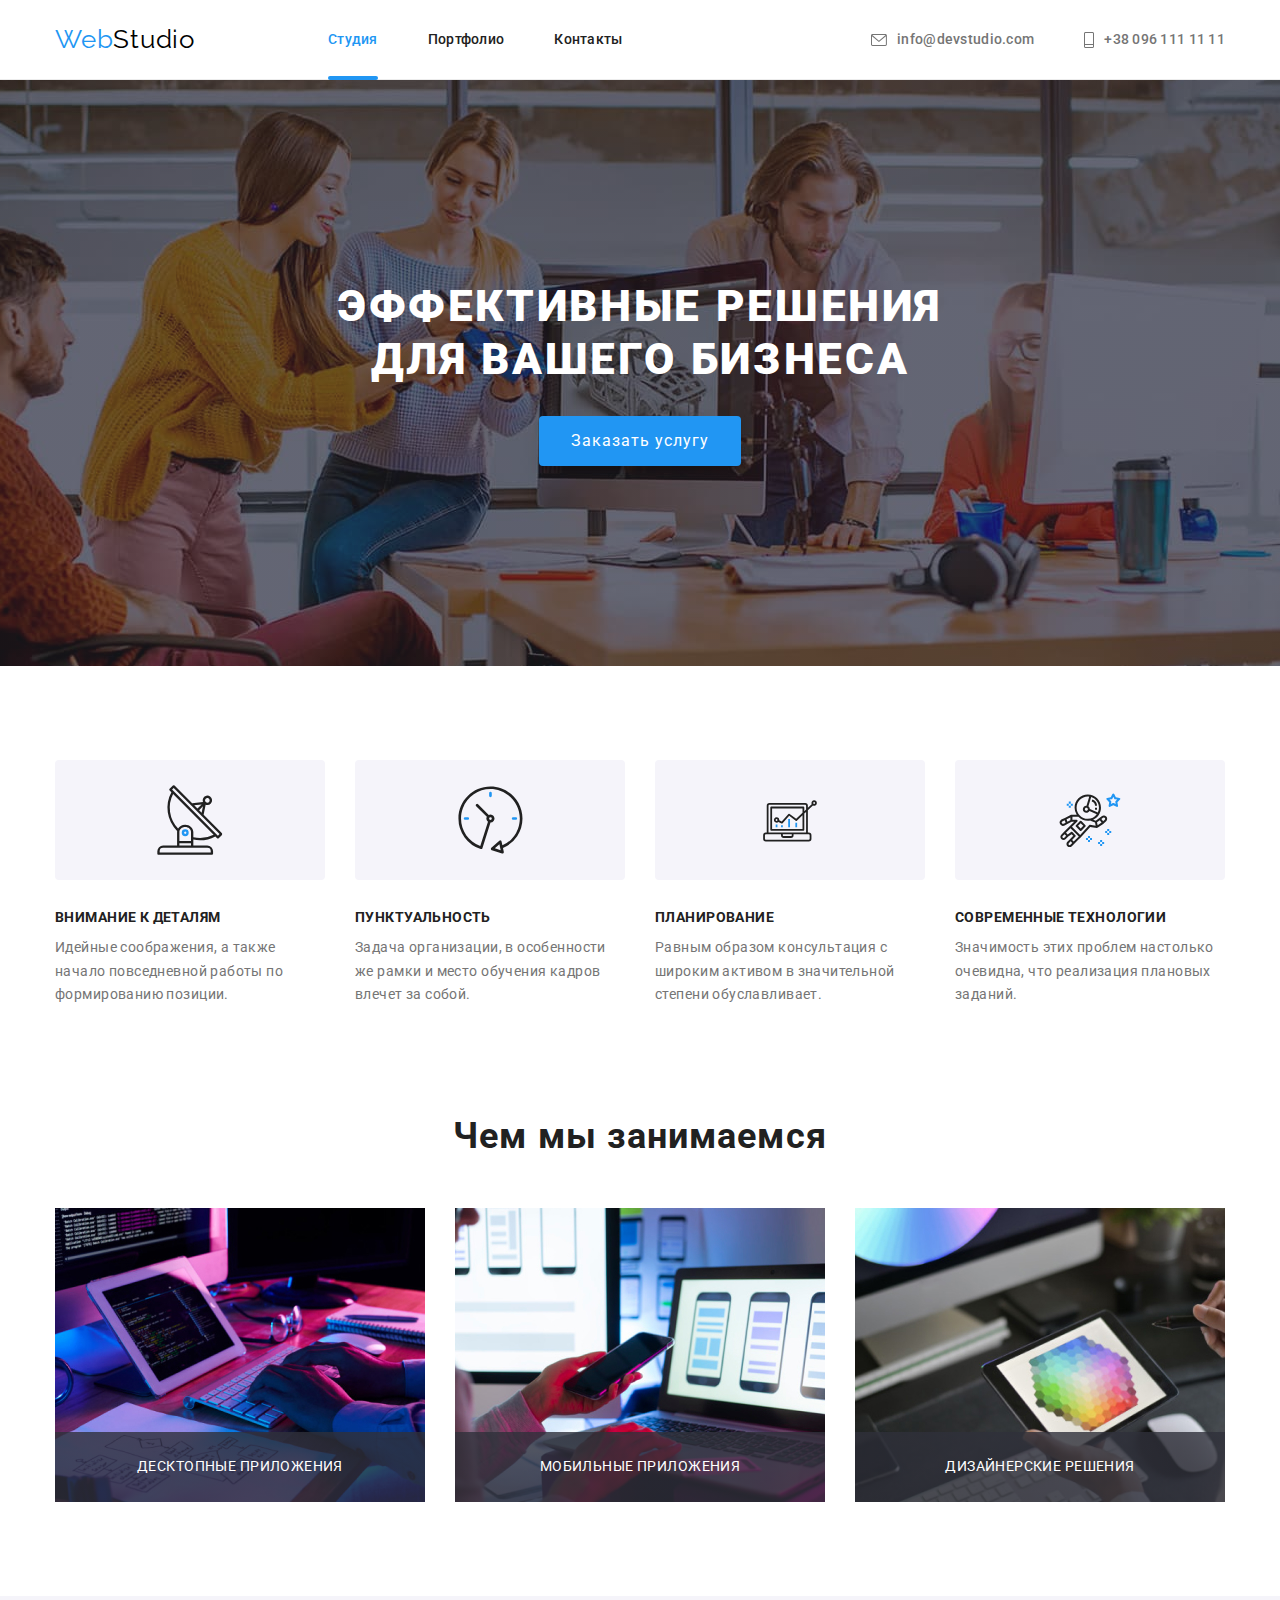
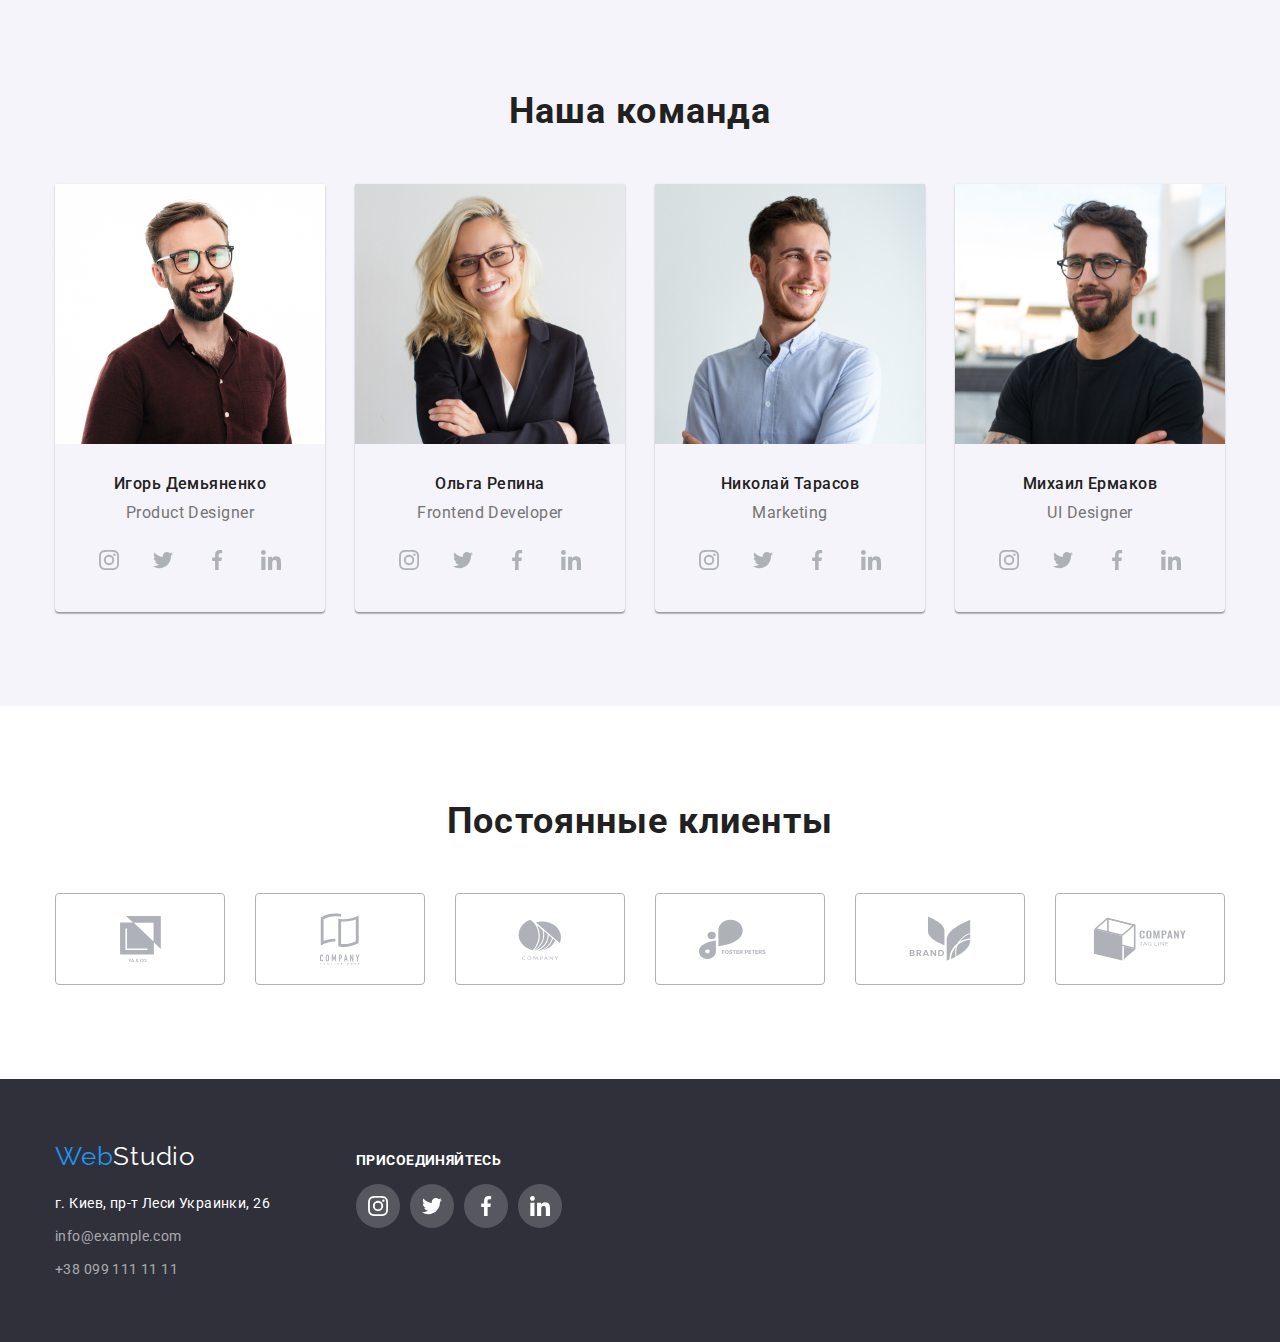
<file: index.html>
<!DOCTYPE html>
<html lang="ru">
    <head>
        <meta charset="utf-8"/>
        <meta name="description" content="Эффективные решения для вашего бизнеса"/>
        <title>Web Studio</title>
        <link rel="preconnect" href="https://fonts.googleapis.com">
        <link rel="preconnect" href="https://fonts.gstatic.com" crossorigin>
        <link href="https://fonts.googleapis.com/css2?family=Raleway:wght@700&family=Roboto:wght@400;500;700;900&display=swap" rel="stylesheet">
        <link rel="stylesheet" href="https://cdnjs.cloudflare.com/ajax/libs/modern-normalize/1.1.0/modern-normalize.min.css">
        <link rel="stylesheet" href="./css/style.css">
    </head>
    <body class="body">

      <!-- Шапка сторінки -->
      <header class="page-header"> 
          <div class="container main-nav">
          <a href="/index.html"class="logo link">Web<span class="black-color">Studio</span></a>  
          <nav> 
            <ul class="site-nav list">
              <li class="item"><a href="./index.html" class="link current">Студия</a></li>
              <li class="item"><a href="./portfolio.html" class="link">Портфолио</a></li>
              <li class="item"><a href=""class="link">Контакты</a></li>
            </ul>
          </nav>
          <ul class="header-info list"> 
              <li class="item">
                  <a href="mailto:info@devstudio.com" class="info-link link">
                    <svg class="item-icon" width="16px" height="12px">
                    <use href="./img/sprite.svg#icon-mail"></use>   
                  </svg><span>info@devstudio.com</span></a>
              </li>

              <li class="item">
                  <a href="tel:+380961111111" class="info-link link">
                    <svg class="item-icon" width="10px" height="16px">
                    <use href="./img/sprite.svg#icon-phone"></use>   
                  </svg><span>+38 096 111 11 11</span></a>
              </li>
          </ul>  
        </div>
      </header>
      
      <!--Унікальний контент сторінки  -->
       <main>

           <!-- Секція перша -->
           <section class="main-section">
               <h1 class="main-title">Эффективные решения для вашего бизнеса</h1>
               <button type="button"class="primary-button" data-modal-open>Заказать услугу</button>
        
           </section>

           <!-- Секція друга -->
          
              <section class="secondary-section">
                <div class="container">
                  <ul class="advantages list">
                      <li class="advantage-item"> 
                          <div class="advantage-icon-group">
                             <svg class="advantage-icon" width="65.32px" height="70px">
                              <use class="satellite-icon" href="./img/sprite.svg#icon-satellite1"></use>   
                            </svg>  
                          </div>
                          <h3 class="advantage">Внимание к деталям</h3>
                          <p class="specific-advantage">Идейные соображения, а также начало повседневной работы по формированию позиции.</p>
                     </li>

                     <li class="advantage-item">
                         <div class="advantage-icon-group">
                            <svg class="advantage-icon" width="66.96px" height="70px">
                             <use class="satellite-icon" href="./img/sprite.svg#icon-clock1"></use>   
                           </svg>  
                         </div>
                         <h3 class="advantage">Пунктуальность</h3>
                         <p class="specific-advantage">Задача организации, в особенности же рамки и место обучения кадров влечет за собой.</p>
                     </li>

                     <li class="advantage-item">
                         <div class="advantage-icon-group">
                           <svg class="advantage-icon" width="70px" height="53.69px">
                            <use class="satellite-icon" href="./img/sprite.svg#icon-graph1"></use>   
                          </svg>  
                       </div>
                         <h3 class="advantage">Планирование</h3>
                         <p class="specific-advantage">Равным образом консультация с широким активом в значительной степени обуславливает.</p>
                     </li>

                     <li class="advantage-item">
                         <div class="advantage-icon-group">
                           <svg class="advantage-icon" width="70px" height="60.66px">
                            <use class="satellite-icon" href="./img/sprite.svg#icon-astronaut"></use>   
                          </svg>  
                        </div>
                         <h3 class="advantage">Современные технологии</h3>
                         <p class="specific-advantage">Значимость этих проблем настолько очевидна, что реализация плановых заданий.</p>
                     </li>
                  </ul>
               </div>
              </section>
         
           <!-- Секція третя -->
           
              <section class="third-section">
                <div class="container">
                  <h2 class="secondary-title">Чем мы занимаемся</h2>
                      <ul class="work list">
                          <li class="work-item"><img src="./img/computer-typing.jpg" alt="человек, который сидит за столом и печатает на клавиатуре перед компьютером, а рядом лежат заметки" width="370" height="294">
                            <a href=""> 
                              <div class="overlay">
                              <p class="overlay-text">Десктопные приложения</p>
                            </div>
                            </a>
                          </li>
                          <li class="work-item"><img src="./img/phone.jpg" alt="человек, который сидит за столом перед ноутбуком и держит в руке телефон" width="370" height="294">
                            <a href="">
                              <div class="overlay">
                              <p class="overlay-text">Мобильные приложения</p>
                            </div> 
                            </a>     
                          </li>
                          <li class="work-item"><img src="./img/tablet.jpg" alt="человек, который сидит перед компьютером и держит в руке планшет с ручкой, а на планшете изображена гамма цветов" width="370" height="294">
                            <a href="">
                              <div class="overlay">
                              <p class="overlay-text">Дизайнерские решения</p>
                            </div>   
                            </a>  
                          </li>
                       </ul>
                 </div>
              </section>
           
       
           <!-- Секція четверта -->
              <section class="team-section">
                <div class="container"> 
                  <h2 class="secondary-title">Наша команда</h2>
                  <ul class="team list">
                      <li class="team-card">
                          <img src="./img/employee-1.jpg" alt="молодой человек в очках, в темной рубашке ,брюнет который улыбается" width="270" height="260">
                          <h3 class="employee-name">Игорь Демьяненко</h3>
                          <p lang="en" class="team-specialty"> Product Designer</p>
                          
                          <ul class="team-icon-list">
                          
                            <li class="team-icon-item">
                              <a href="" class="team-icon-item">
                                <svg class="team-icon" width="20px" height="20px">
                                  <use href="./img/sprite.svg#icon-instagram"></use>   
                                </svg> 
                              </a>
                           </li>

                           <li class="team-icon-item">
                             <a href="" class="team-icon-item">
                               <svg class="team-icon" width="20px" height="20px">
                                 <use href="./img/sprite.svg#icon-twitter"></use>   
                               </svg>
                            </a>
                           </li>

                           <li class="team-icon-item">
                             <a href="" class="team-icon-item">
                              <svg class="team-icon" width="20px" height="20px">
                                <use href="./img/sprite.svg#icon-facebook"></use>   
                              </svg>
                             </a>
                           </li>

                           <li class="team-icon-item">
                             <a href="" class="team-icon-item">
                              <svg class="team-icon" width="20px" height="20px">
                                <use href="./img/sprite.svg#icon-linkedin"></use>   
                              </svg>
                             </a>
                           </li>
                         </ul>   
                      </li>
 
                      <li class="team-card">
                         <img src="./img/employee-2.jpg" alt="молодая девушка в очках, блондинка в костюме которая улыбается" width="270" height="260">
                         <h3 class="employee-name">Ольга Репина</h3>
                         <p lang="en" class="team-specialty"> Frontend Developer</p> 
                         <ul class="team-icon-list">
                          
                          <li class="team-icon-item">
                            <a href="" class="team-icon-item">
                              <svg class="team-icon" width="20px" height="20px">
                                <use href="./img/sprite.svg#icon-instagram"></use>   
                              </svg> 
                            </a>
                         </li>

                         <li class="team-icon-item">
                           <a href="" class="team-icon-item">
                             <svg class="team-icon" width="20px" height="20px">
                               <use href="./img/sprite.svg#icon-twitter"></use>   
                             </svg>
                          </a>
                         </li>

                         <li class="team-icon-item">
                           <a href="" class="team-icon-item">
                            <svg class="team-icon" width="20px" height="20px">
                              <use href="./img/sprite.svg#icon-facebook"></use>   
                            </svg>
                           </a>
                         </li>

                         <li class="team-icon-item">
                           <a href="" class="team-icon-item">
                            <svg class="team-icon" width="20px" height="20px">
                              <use href="./img/sprite.svg#icon-linkedin"></use>   
                            </svg>
                           </a>
                         </li>
                       </ul>   
                    </li>
 
                     <li class="team-card">
                         <img src="./img/employee-3.jpg" alt="молодой парень в белой рубашке, который улыбается" width="270" height="260">
                         <h3 class="employee-name">Николай Тарасов</h3>
                         <p lang="en" class="team-specialty"> Marketing</p>
                         <ul class="team-icon-list">
                          
                          <li class="team-icon-item">
                            <a href="" class="team-icon-item">
                              <svg class="team-icon" width="20px" height="20px">
                                <use href="./img/sprite.svg#icon-instagram"></use>   
                              </svg> 
                            </a>
                         </li>

                         <li class="team-icon-item">
                           <a href="" class="team-icon-item">
                             <svg class="team-icon" width="20px" height="20px">
                               <use href="./img/sprite.svg#icon-twitter"></use>   
                             </svg>
                          </a>
                         </li>

                         <li class="team-icon-item">
                           <a href="" class="team-icon-item">
                            <svg class="team-icon" width="20px" height="20px">
                              <use href="./img/sprite.svg#icon-facebook"></use>   
                            </svg>
                           </a>
                         </li>

                         <li class="team-icon-item">
                           <a href="" class="team-icon-item">
                            <svg class="team-icon" width="20px" height="20px">
                              <use href="./img/sprite.svg#icon-linkedin"></use>   
                            </svg>
                           </a>
                         </li>
                       </ul>   
                    </li>
 
                      <li class="team-card">
                         <img src="./img/employee-4.jpg" alt="молодой парень в очках, брюнет, в черной футболке, слегка улыбается" width="270" height="260">
                         <h3 class="employee-name">Михаил Ермаков</h3>
                         <p lang="en" class="team-specialty"> UI Designer</p>
                         <ul class="team-icon-list">
                          
                          <li class="team-icon-item">
                            <a href="" class="team-icon-item">
                              <svg class="team-icon" width="20px" height="20px">
                                <use href="./img/sprite.svg#icon-instagram"></use>   
                              </svg> 
                            </a>
                         </li>

                         <li class="team-icon-item">
                           <a href="" class="team-icon-item">
                             <svg class="team-icon" width="20px" height="20px">
                               <use href="./img/sprite.svg#icon-twitter"></use>   
                             </svg>
                          </a>
                         </li>

                         <li class="team-icon-item">
                           <a href="" class="team-icon-item">
                            <svg class="team-icon" width="20px" height="20px">
                              <use href="./img/sprite.svg#icon-facebook"></use>   
                            </svg>
                           </a>
                         </li>

                         <li class="team-icon-item">
                           <a href="" class="team-icon-item">
                            <svg class="team-icon" width="20px" height="20px">
                              <use href="./img/sprite.svg#icon-linkedin"></use>   
                            </svg>
                           </a>
                         </li>
                       </ul>   
                    </li>
              </ul> 
                </div>
              </section>
<!-- Секція п'ята -->
              <section class="clients-section">
                <h2 class="secondary-title">Постоянные клиенты</h2>
                <ul class="clients-logo-list container">
                  <li class="clients-logo-item">
                    <a href="" class="clients-logo-source link">
                      <svg class="clients-icon" width="41px" height="46.7px">
                        <use href="./img/sprite.svg#icon-client-1"></use>
                      </svg>
                    </a>
                  </li>

                  <li class="clients-logo-item">
                    <a href="" class="clients-logo-source link">
                      <svg class="clients-icon" width="40px" height="52px">
                        <use href="./img/sprite.svg#icon-client-2"></use>
                      </svg>
                    </a>
                  </li>

                  <li class="clients-logo-item">
                    <a href="" class="clients-logo-source link">
                      <svg class="clients-icon" width="43.46px" height="41.18px">
                        <use href="./img/sprite.svg#icon-client-3"></use>
                      </svg>
                    </a>
                  </li>

                  <li class="clients-logo-item">
                    <a href="" class="clients-logo-source link">
                      <svg class="clients-icon" width="84.44px" height="40.62px">
                        <use href="./img/sprite.svg#icon-client-4"></use>
                      </svg>
                    </a>
                  </li>

                  <li class="clients-logo-item">
                    <a href="" class="clients-logo-source link">
                      <svg class="clients-icon" width="62.54px" height="45.43px">
                        <use href="./img/sprite.svg#icon-client-5"></use>
                      </svg>
                    </a>
                  </li>

                  <li class="clients-logo-item">
                    <a href="" class="clients-logo-source link">
                      <svg class="clients-icon" width="93.79px" height="43.93px">
                        <use href="./img/sprite.svg#icon-client-6"></use>
                      </svg>
                    </a>
                  </li>
                </ul>
              </section>
           
       </main>

      <!--Підвал сторінки -->
       <footer class="footer">
           <div class="container footer-container">
             <div class="address-container"> 
               <a href="/index.html"class="logo link">Web<span class="white-color">Studio</span></a>
              <address>
                 <ul class="address list">
                     <li class="address-item"><a href=""class="physical-address link">г. Киев, пр-т Леси Украинки, 26</a></li> 
                     <li class="address-item"><a href="info@example.com" class="info link">info@example.com</a></li>
                     <li class="address-item"><a href="tel:+380991111111" class="info link">+38 099 111 11 11</a></li>    
                 </ul>
              </address>
             </div>
              
              <div class="join container">
                <h3 class="join-title">Присоединяйтесь</h3>
                <ul class="join-icon-list">
                  <li class="join-icon-item">
                    <a href="" class="join-icon-item">
                      <svg width="20px" height="20px">
                        <use href="./img/sprite.svg#icon-instagram"></use>   
                      </svg>
                    </a>
                   </li>
    
                   <li class="join-icon-item">
                     <a href="" class="join-icon-item">
                      <svg  width="20px" height="20px">
                        <use href="./img/sprite.svg#icon-twitter"></use>   
                      </svg>
                     </a>
                   </li>
    
                   <li class="join-icon-item">
                     <a href="" class="join-icon-item">
                      <svg width="20px" height="20px">
                        <use href="./img/sprite.svg#icon-facebook"></use>   
                      </svg>
                     </a>
                   </li>
    
                   <li class="join-icon-item">
                     <a href="" class="join-icon-item"> 
                      <svg width="20px" height="20px">
                        <use href="./img/sprite.svg#icon-linkedin"></use>   
                      </svg>
                     </a>
                   </li>
                 </ul>  
                </li>
                </ul>
               </div>

           </div>

       </footer>

       <!-- Модальне вікно -->
       <div class="backdrop is-hidden" data-modal>
         <div class="modal">
           <button class="close-button" data-modal-close>
             <svg width="18px" height="18px">
               <use href="./img/sprite.svg#icon-close"></use> 
             </svg>
           </button>
         </div>
       </div>

<script src="./js/modal.js"></script>
  </body>
   
</html>
</file>
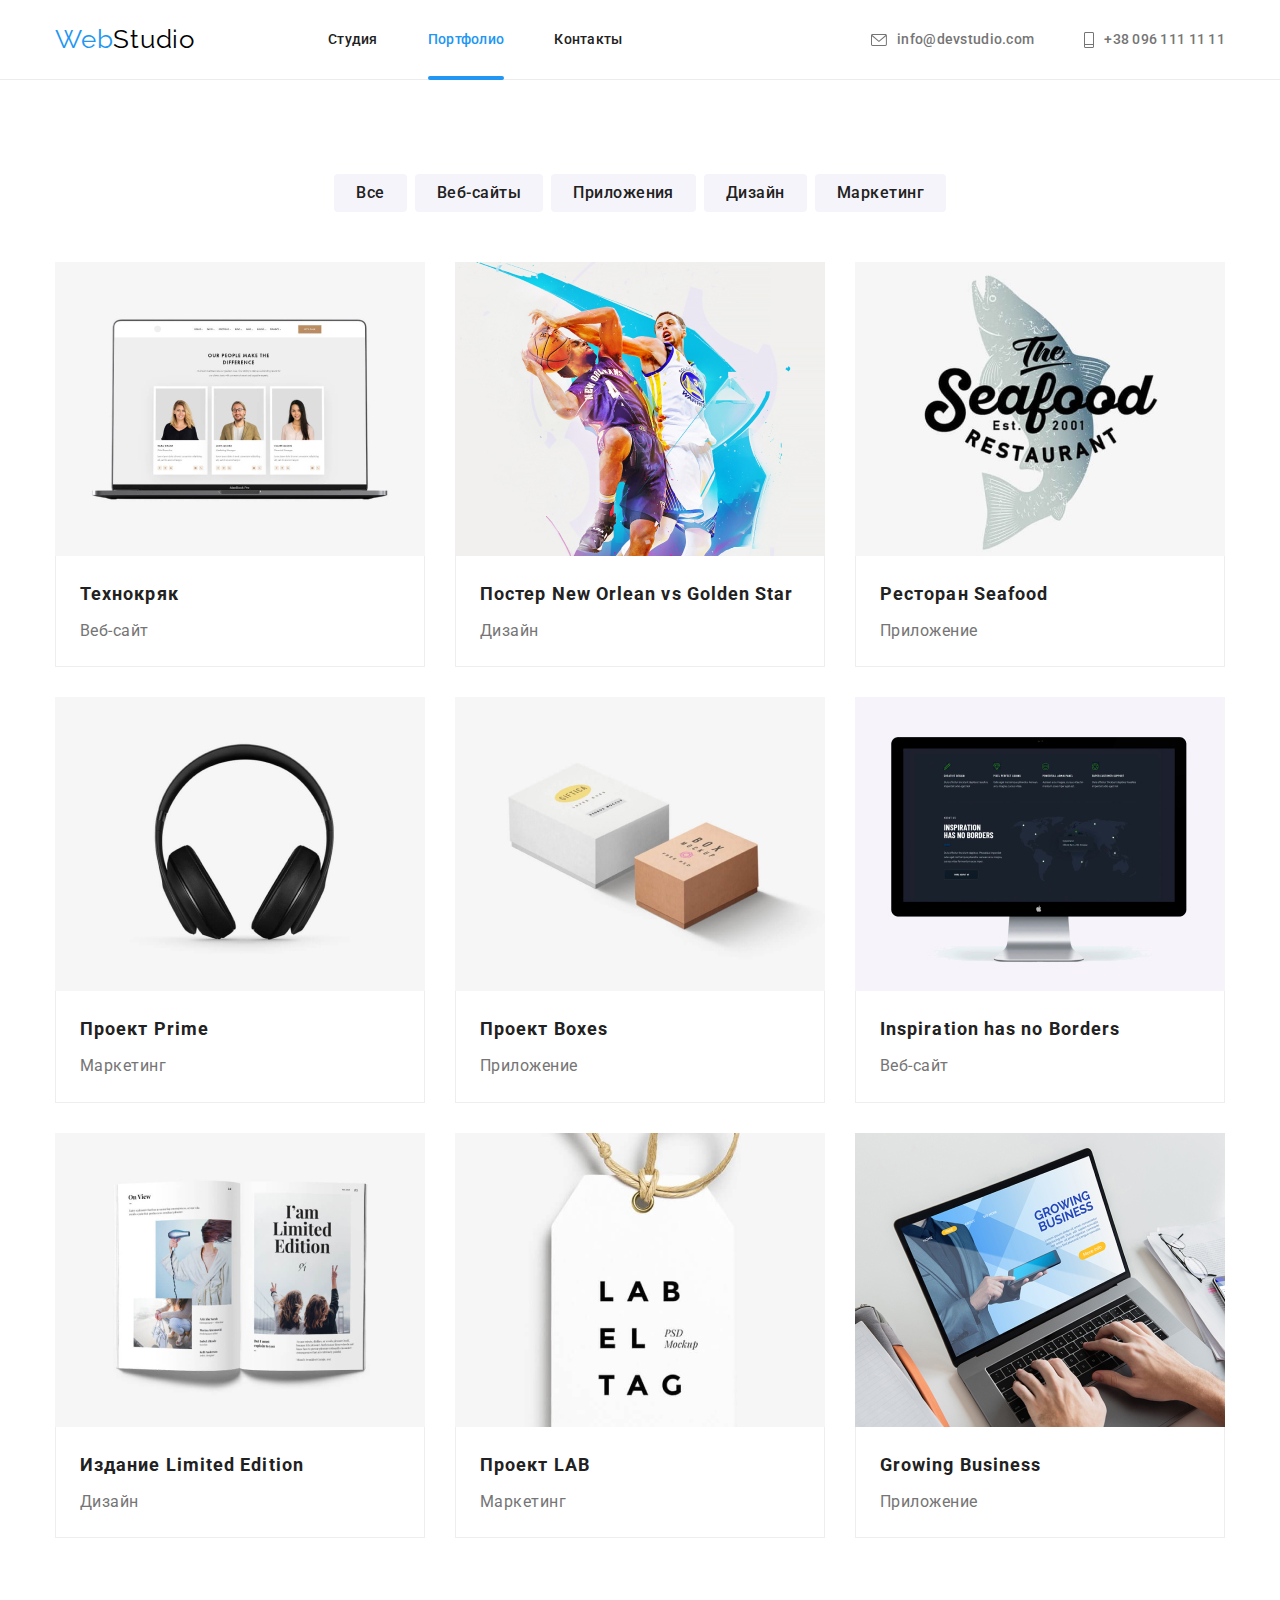
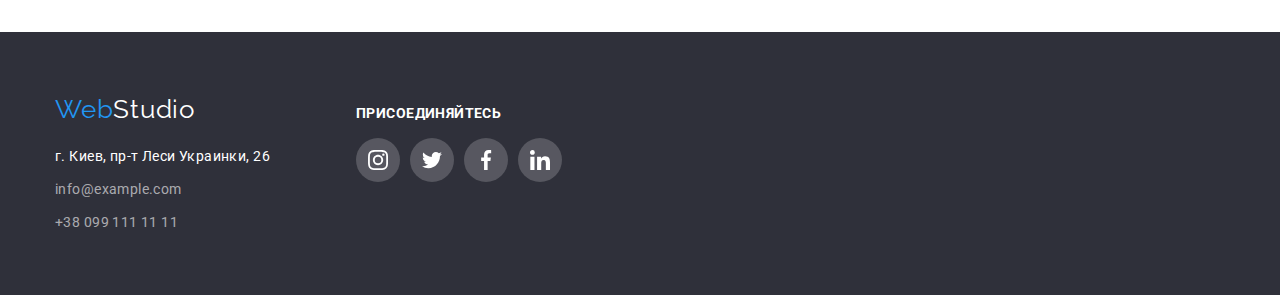
<file: portfolio.html>
<!DOCTYPE html>
<html lang="ru">
    <head>
        <meta charset="utf-8"/>
        <meta name="description" content="Эффективные решения для вашего бизнеса"/>
        <title>Web Studio</title>
        <link rel="preconnect" href="https://fonts.googleapis.com">
        <link rel="preconnect" href="https://fonts.gstatic.com" crossorigin>
        <link href="https://fonts.googleapis.com/css2?family=Raleway:wght@700&family=Roboto:wght@400;500;700;900&display=swap" rel="stylesheet">
        <link rel="stylesheet" href="https://cdnjs.cloudflare.com/ajax/libs/modern-normalize/1.1.0/modern-normalize.min.css">
        <link rel="stylesheet" href="./css/style.css">
    </head>

    <body class="body">
      <!-- Шапка сторінки -->
      <header class="page-header"> 
        <div class="container main-nav">
        <a href="/index.html"class="logo link">Web<span class="black-color">Studio</span></a>  
        <nav> 
          <ul class="site-nav list">
            <li class="item"><a href="./index.html" class="link">Студия</a></li>
            <li class="item"><a href="./portfolio.html" class="link current">Портфолио</a></li>
            <li class="item"><a href=""class="link">Контакты</a></li>
          </ul>
        </nav>
        <ul class="header-info list"> 
            <li class="item">
                <a href="mailto:info@devstudio.com" class="info-link link">
                  <svg class="item-icon" width="16px" height="12px">
                  <use href="./img/sprite.svg#icon-mail"></use>   
                </svg><span>info@devstudio.com</span></a>
            </li>

            <li class="item">
                <a href="tel:+380961111111" class="info-link link">
                  <svg class="item-icon" width="10px" height="16px">
                  <use href="./img/sprite.svg#icon-phone"></use>   
                </svg><span>+38 096 111 11 11</span></a>
            </li>
        </ul>  
      </div>
    </header>
      
      <!-- Унікальний контент сторінки -->
      <main>
        
        <section class="portfolio-section"> 
        <div class="container">
          <ul class="portfolio-nav list">
            <li class="nav-button"><button type="button" class="secondary-button">Все</button></li>
            <li class="nav-button"><button type="button" class="secondary-button">Веб-сайты</button></li>
            <li class="nav-button"><button type="button" class="secondary-button">Приложения</button></li>
            <li class="nav-button"><button type="button" class="secondary-button">Дизайн</button></li>
            <li class="nav-button"><button type="button" class="secondary-button">Маркетинг</button></li>
        </ul>

        <ul class="portfolio-items list">
          <li class="portfolio-card">
              <a href="" class="portfolio-link">
                <div class="img-thumb">
                   <img src="./img/techno.jpg" alt="открытый ноутбук, на экране которого изображен сайт" width="370" height="294">
                   <div class="overlay-portfolio">
                    <p class="overlay-text-portfolio">
                     Технокряк это современная площадка распространения коронавируса. Компании используют эту платформу для цифрового шпионажа и атак на защищённые сервера конкурентов.
                   </p>
                   </div>
               </div>
                <div class="card-text">
                      <h2 class="item-name">Технокряк</h3>
                      <p class="item-description">Веб-сайт</p>
                </div>   
              </a>
          </li>

          <li class="portfolio-card">
            <a href="" class="portfolio-link">
              <div class="img-thumb">
                 <img src="./img/poster.jpg" alt="постер, на котором два человека в спортивной форме борются за баскетбольный мяч" width="370" height="294">
                 <div class="overlay-portfolio">
                  <p class="overlay-text-portfolio">
                   Технокряк это современная площадка распространения коронавируса. Компании используют эту платформу для цифрового шпионажа и атак на защищённые сервера конкурентов.
                 </p>
                 </div>
                 </div>
                 <div class="card-text">
                    <h2 class="item-name">Постер<span lang="en"> New Orlean vs Golden Star</span></h3>
                    <p class="item-description">Дизайн</p>
                </div>
            </a> 
          </li>

          <li class="portfolio-card">
            <a href="" class="portfolio-link">
              <div class="img-thumb">
                <img src="./img/restaurant.jpg" alt="логотип ресторана морской пищи в форме надписи на фоне рыбы" width="370" height="294">
                <div class="overlay-portfolio">
                  <p class="overlay-text-portfolio">
                   Технокряк это современная площадка распространения коронавируса. Компании используют эту платформу для цифрового шпионажа и атак на защищённые сервера конкурентов.
                 </p>
                 </div>
              </div>   
              <div class="card-text">
                <h2 class="item-name">Ресторан<span lang="en"> Seafood</span></h3>
                <p class="item-description">Приложение</p>
              </div>
            </a>
          </li>

          <li class="portfolio-card">
            <a href="" class="portfolio-link">
              <div class="img-thumb">
                <img src="./img/headset.jpg" alt="большие черные наушники" width="370" height="294">
                <div class="overlay-portfolio">
                  <p class="overlay-text-portfolio">
                   Технокряк это современная площадка распространения коронавируса. Компании используют эту платформу для цифрового шпионажа и атак на защищённые сервера конкурентов.
                 </p>
                 </div>
              </div>
              <div class="card-text">
                <h2 class="item-name">Проект<span lang="en"> Prime</span></h3>
                <p class="item-description">Маркетинг</p>
            </div>
            </a>
          </li>

          <li class="portfolio-card">
            <a href="" class="portfolio-link">
              <div class="img-thumb">
                <img src="./img/boxes.jpg" alt="две коробки, одна большая в белом цвете, вторая меньше коричневая" width="370" height="294">
                <div class="overlay-portfolio">
                  <p class="overlay-text-portfolio">
                   Технокряк это современная площадка распространения коронавируса. Компании используют эту платформу для цифрового шпионажа и атак на защищённые сервера конкурентов.
                 </p>
                 </div>
              </div>
              <div class="card-text">
                <h2 class="item-name">Проект<span lang="en"> Boxes</span></h3>
                <p class="item-description">Приложение</p>
            </div>
            </a>
          </li>

          <li class="portfolio-card">
            <a href="" class="portfolio-link">
              <div class="img-thumb">
                <img src="./img/web-computer.jpg" alt="монитор компьютера, на котором запечатлен сайт на темном фоне" width="370" height="294">
                <div class="overlay-portfolio">
                  <p class="overlay-text-portfolio">
                   Технокряк это современная площадка распространения коронавируса. Компании используют эту платформу для цифрового шпионажа и атак на защищённые сервера конкурентов.
                 </p>
                 </div>
              </div>
              <div class="card-text">
                <h2 class="item-name"><span lang="en">Inspiration has no Borders</span></h3>
                <p class="item-description">Веб-сайт</p>
            </div>
            </a>
          </li>

          <li class="portfolio-card">
            <a href="" class="portfolio-link">
              <div class="img-thumb">
                <img src="./img/book.jpg" alt="книга, иллюстрированная картинками и текстом" width="370" height="294">
                <div class="overlay-portfolio">
                  <p class="overlay-text-portfolio">
                   Технокряк это современная площадка распространения коронавируса. Компании используют эту платформу для цифрового шпионажа и атак на защищённые сервера конкурентов.
                 </p>
                 </div>
              </div>
              <div class="card-text">
                <h2 class="item-name">Издание<span lang="en"> Limited Edition</span></h3>
                <p class="item-description">Дизайн</p>
            </div>
            </a> 
          </li>

          <li class="portfolio-card">
            <a href="" class="portfolio-link">
              <div class="img-thumb">
                <img src="./img/label.jpg" alt="белый брелок с надписью" width="370" height="294">
                <div class="overlay-portfolio">
                  <p class="overlay-text-portfolio">
                   Технокряк это современная площадка распространения коронавируса. Компании используют эту платформу для цифрового шпионажа и атак на защищённые сервера конкурентов.
                 </p>
                 </div>
              </div>
              <div class="card-text">
                <h2 class="item-name">Проект<span lang="en"> LAB</span></h3>
                <p class="item-description">Маркетинг</p>
            </div>
            </a>  
          </li>

          <li class="portfolio-card">
            <a href="" class="portfolio-link">
              <div class="img-thumb">
                <img src="./img/laptop.jpg" alt="открытый ноутбук, на котором человеческие руки печатают" width="370" height="294">
                <div class="overlay-portfolio">
                  <p class="overlay-text-portfolio">
                   Технокряк это современная площадка распространения коронавируса. Компании используют эту платформу для цифрового шпионажа и атак на защищённые сервера конкурентов.
                 </p>
                 </div>
              </div>
              <div class="card-text">
                <h2 class="item-name"><span lang="en">Growing Business</span></h3>
                <p class="item-description">Приложение</p>
            </div>
            </a>
          </li>
      </ul> 
    </div>
   </section>
    </main>

         <!--Підвал сторінки -->
         <footer class="footer">
          <div class="container footer-container">
            <div class="address-container"> 
              <a href="/index.html"class="logo link">Web<span class="white-color">Studio</span></a>
             <address>
                <ul class="address list">
                    <li class="address-item"><a href=""class="physical-address link">г. Киев, пр-т Леси Украинки, 26</a></li> 
                    <li class="address-item"><a href="info@example.com" class="info link">info@example.com</a></li>
                    <li class="address-item"><a href="tel:+380991111111" class="info link">+38 099 111 11 11</a></li>  
                </ul>
             </address>
            </div>
             
             <div class="join container">
               <h3 class="join-title">Присоединяйтесь</h3>
               <ul class="join-icon-list">
                 <li class="join-icon-item">
                   <a href="" class="join-icon-item">
                     <svg width="20px" height="20px">
                       <use href="./img/sprite.svg#icon-instagram"></use>   
                     </svg>
                   </a>
                  </li>
   
                  <li class="join-icon-item">
                    <a href="" class="join-icon-item">
                     <svg  width="20px" height="20px">
                       <use href="./img/sprite.svg#icon-twitter"></use>   
                     </svg>
                    </a>
                  </li>
   
                  <li class="join-icon-item">
                    <a href="" class="join-icon-item">
                     <svg width="20px" height="20px">
                       <use href="./img/sprite.svg#icon-facebook"></use>   
                     </svg>
                    </a>
                  </li>
   
                  <li class="join-icon-item">
                    <a href="" class="join-icon-item"> 
                     <svg width="20px" height="20px">
                       <use href="./img/sprite.svg#icon-linkedin"></use>   
                     </svg>
                    </a>
                  </li>
                </ul>  
               </li>
               </ul>
              </div>

          </div>

      </footer>

 </body>
  
</html>
</file>
<file: css/style.css>
:root {
    --primary-text-color: #212121;
    --paragraph-text-color: #757575;
    --accent-color: #2196F3;
    --body-background-color: #FFFFFF;
    --logo-black-color: #000000;
    --footor-background-color: #2F303A;
    --team-background-color: #F5F4FA;
    --footer-info-color: rgba(255, 255, 255, 0.6);
    --primary-button-shadow: 0px 4px 4px rgba(0, 0, 0, 0.15);
    --team-card-shadow: 0px 1px 3px rgba(0, 0, 0, 0.12), 0px 1px 1px rgba(0, 0, 0, 0.14), 0px 2px 1px rgba(0, 0, 0, 0.2);
    --portfolio-card-shadow: 0px 1px 1px rgba(0, 0, 0, 0.12), 0px 4px 4px rgba(0, 0, 0, 0.06), 1px 4px 6px rgba(0, 0, 0, 0.16);
    --secondary-button-shadow: 0px 3px 1px rgba(0, 0, 0, 0.1), 0px 1px 2px rgba(0, 0, 0, 0.08), 0px 2px 2px rgba(0, 0, 0, 0.12);
    --card-border-color: 1px solid #EEEEEE;
    --icon-color: #AFB1B8;
    --icon-background-color: rgba(255, 255, 255, 0.1);
    --header-border-color: 1px solid #ECECEC;
    --timing-function: cubic-bezier(0.4, 0, 0.2, 1)
}

*, 
*::before,
*::after {
    box-sizing: border-box;
}

.body {
    background-color: var(--body-background-color);
    color: var(--primary-text-color);
    font-family: 'Roboto', 'Arial', sans-serif;
 }
 .container {
     width: 1200px;
     padding: 0 15px;
     margin: 0 auto;
 }
 .list {
     list-style: none;
     margin: 0; 
 }
 .link {
     text-decoration: none;
     margin-top: 0;
     margin-bottom: 0;
 }
 /* Шапка сторінки */
 
 /* Лого хедер */
 .page-header {
    border-bottom: var(--header-border-color);
 }
 .page-header .main-nav {
     display: flex;
     align-items: center;
 }
 .logo {
     color: var(--accent-color);
     font-family: 'Raleway', 'Arial', sans-serif;
     font-size: 26px;
     line-height: 1.2;
     letter-spacing: 0.03em;
     transition: color 250ms var(--timing-function);  
 }
 .logo .black-color {
     color: var(--logo-black-color);  
     display: inline-block; 
 }
 .logo:hover,
 .logo:focus {
     color: var(--accent-color);
 }
 
 /* Навігація */
 .site-nav {
     font-weight: 500;
     font-size: 14px;
     line-height: 1.1;
     letter-spacing: 0.02em;
 
     display: flex;
     margin-left: 93px;
 }
 .site-nav .item:not(:last-child),
 .header-info .item:not(:last-child){
     margin-right: 50px;
 }
 .site-nav .link {
     color: var(--primary-text-color);
     display: block;
     transition: color 250ms var(--timing-function);
 }
 .site-nav .link:hover,
 .site-nav .link:focus {
     color: var(--accent-color);

 }
 .site-nav .link.current{
     color: var(--accent-color);
     padding: 32px 0;
 }
 .link.current {
    position: relative;
 }
 .link.current::after{
    content: "";
    display: block;
    width: 100%;
    height: 4px;
    background: var(--accent-color);
    border-radius: 2px;
    position: absolute;
    bottom: -1px;

 }
 .header-info {
     font-weight: 500;
     font-size: 14px;
     line-height: 1.1;
     letter-spacing: 0.02em;
 
     padding: 0;
     margin-left: auto;
     display: flex;
     align-items: center;
 }
 .info-link {
     color: var(--paragraph-text-color);
     display: flex;
     align-items: center;
     transition: color 250ms var(--timing-function);
 }
 .info-link:hover,
 .info-link:focus {
     color: var(--accent-color);
 }
 .item {
     color: var(--paragraph-text-color);
     display: flex;
     align-items: center;
 }
 .item:hover,
 .item-focus {
     color: var(--accent-color);
 }
 .item-icon {
  fill: currentColor;
  margin-right: 10px;
 }
 
 /* Унікальний контент сторінки */
 
 /* Секція перша */
 
 .main-section {
     background-color: var(--footor-background-color);
     color: var(--body-background-color);
     margin-top: 0;
     padding: 200px 0;
     text-align: center;
 
     background-image: linear-gradient(
        to right, 
        rgba(47, 48, 58, 0.4),
        rgba(47, 48, 58, 0.4)
      ),
        url(../img/hero.jpg);
    
     background-repeat: no-repeat;
     background-position: center;
     background-size: 1600px;
 }
 .main-title {
     font-weight: 900;
     font-size: 44px;
     line-height: 1.2;
     letter-spacing: 0.06em;
     text-transform: uppercase;
     
     margin: 0 auto 30px auto;
     width: 696px;
 }
 /* Кнопка */
 .primary-button {
     background-color: var(--accent-color);
     color: var(--body-background-color);
     font-family: inherit;
     font-size: 16px;
     line-height: 1.9;
     letter-spacing: 0.06em;
 
     box-shadow: var(--primary-button-shadow);
     border: none;
     border-radius: 4px; 
     padding: 10px 32px;
     min-width: 200px;
     text-align: center;
     margin-top: 0;
     cursor: pointer;
 }
 
 /* Секція друга */
 .secondary-section .container .advantages {
     display: flex;
     justify-content: space-between;
 }
 .secondary-section {
     padding: 94px 0 47px 0;
 }
 .advantages {
     padding: 0; 
 }
 .adwantage-item {
     max-width: 270px;
 }
 .advantage-icon-group {
     background-color: var(--team-background-color);
     color: currentColor;
     width: 270px;
     height: 120px;   
     border-radius: 4px;
    
     display: flex;
     justify-content: center;
     align-items: center;
     margin-bottom: 30px; 
     padding: 0;
 }
 .satellite-icon {
     text-align: center;
     justify-content: center; 
 }
 .advantage {
     font-size: 14px;
     line-height: 1.1;
     letter-spacing: 0.03em;
     text-transform: uppercase;
 
     margin: 0 0 10px;
 }
 .specific-advantage {
     color: var(--paragraph-text-color);
     font-size: 14px;
     line-height: 1.7;
     letter-spacing: 0.03em;
 
     margin-top: 0;
     max-width: 270px;
 }
 
 /* Секція третя */
 .third-section {
    padding: 47px 0 94px 0;
 }
 .secondary-title {
     font-size: 36px;
     line-height: 1.2;
     text-align: center;
     letter-spacing: 0.03em;
     
     margin-top: 0;
     margin-bottom: 50px;
 }
 .work {
     display: flex;
     justify-content: space-between;
     padding-left: 0;
     padding-right: 0;
 }
 .work-item {
     position: relative;
 }
 .overlay {
     width: 370px;
     height: 70px;
     position: absolute;
     background-image: linear-gradient(
         to right,
        rgba(47, 48, 58, 0.8),
        rgba(47, 48, 58, 0.8)
     );
     bottom: 0;
 }
 .overlay-text {
    text-transform: uppercase;
    color: var(--body-background-color);
    font-size: 14px;
    line-height: 1.14;
    text-align: center;
    letter-spacing: 0.03em;
    padding: 27px 82px;
    margin: 0;
 }
 
 /* Секція четверта */
 .team-section {
     background-color: var(--team-background-color);
     padding: 94px 0;
 }
 .team {
     display: flex;
     justify-content: space-between;
     padding-left: 0;
 }
 .team-card {
     text-align: center;
 
     box-shadow: var(--team-card-shadow);
     border-radius: 0px 0px 4px 4px;
 }
 .employee-name {
     font-weight: 500;
     font-size: 16px;
     line-height: 1.2;
     letter-spacing: 0.03em;
 
     margin-top: 30px;
     margin-bottom: 10px;
 }
 .team-specialty {
     font-size: 16px;
     line-height: 1.2;
     letter-spacing: 0.03em;
     color: var(--paragraph-text-color);
 
     margin-top: 0;
     margin-bottom: 16px;
 }
 /* Іконки четверта секція */

.team-icon-list {
    list-style: none;
    padding: 0 32px;
    margin-bottom: 30px;

    display: flex;
    justify-content: center;
    align-items: center;
}
.team-icon-item {
    width: 44px;
    height: 44px;
    display: flex;
    justify-content: center;
    align-items: center;
    border-radius: 50%; 
    fill: var(--icon-color);
    transition: fill 250ms var(--timing-function),
    background-coor 250ms var(--timing-function);
}
.team-icon-item:not(:last-child){
    margin-right: 10px;
}
.team-icon-item:hover,
.team-icon-item:focus {
    background-color: var(--accent-color);
    fill: var(--body-background-color);
}

/* П'ята секція + іконки */
.clients-section {
    padding-top: 94px;
}
.clients-logo-list {
    list-style: none;
    display: flex;
    justify-content: space-between;
    align-items: center;
    padding-bottom: 94px; 
}
.clients-logo-source {
    width: 170px;
    height: 92px;
    border: 1px solid var(--icon-color);
    border-radius: 4px;
    fill: var(--icon-color);

    display: flex;
    justify-content: center;
    align-items: center;

    transition: fill 250ms var(--timing-function),
    border-color 250ms var(--timing-function);
}
.clients-logo-source:hover,
.clients-logo-source:focus {
   fill: var(--accent-color);
   border-color: var(--accent-color); 
}


 /* Підвал сторінки */
 .footer {
     background-color: var(--footor-background-color);
     padding: 60px 0;
 }

 .footer-container {
     display: flex;
     align-items: baseline;
 }
 .address-container {
     margin-right: 70px;
 }
 /* Лого футер */
 
 .logo .link {
     margin-left: 215px;
     transition: color 250ms var(--timing-function);
 }
 .white-color {
     color: var(--body-background-color);
 }
 .logo > .white-color {
     display: inline-block;
     margin-bottom: 20px;
 }
 .address {
     font-style: normal;
     font-size: 14px;
     line-height: 1.7;
     letter-spacing: 0.03em;
 
     padding: 0;
     width: 231px;
 }
 .physical-address {
     color: var(--body-background-color);
     margin-top: 0 0 9px;
     transition: color 250ms var(--timing-function);
 }
 .address .info {
     color: var(--footer-info-color);
     margin: 0 0 9px;
     transition: color 250ms var(--timing-function);
 }
 .address .link:hover,
 .address .link:focus {
     color: var(--accent-color);
 }
 .address-item:not(:last-child) {
     margin-bottom: 9px;
 }
.join {
    padding-left: 0;
}
.join-title {
    font-size: 14px;
    line-height: 1.1;
    letter-spacing: 0.03em;
    text-transform: uppercase;
    color: var(--body-background-color); 
}
.join-icon-list {
    list-style: none;
    display: flex;
    align-items: center;
    padding-left: 0;
}
.join-icon-item {
    width: 44px;
    height: 44px;
    display: flex;
    justify-content: center;
    align-items: center;
    border-radius: 50%; 
    fill: var(--body-background-color);
    background-color: var(--icon-background-color);
    transition: background-color 250ms var(--timing-function);
}
.join-icon-item:not(:last-child){
    margin-right: 10px;
}
.join-icon-item:hover,
.join-icon-item:focus {
    background-color: var(--accent-color);
    fill: var(--body-background-color); 
} 


/* Модальне вікно */

.backdrop {
    position: fixed;
    top: 0;
    left: 0;
    width: 100%;
    height: 100%;
    background-color: rgba(0, 0, 0, 0.2);
    transition: opacity 250ms var(--timing-function);
}
.backdrop.is-hidden {
    opacity: 0;
    pointer-events: none;
}
  .modal {
    position: absolute;
    top: 50%;
    left: 50%;
    transform: translate(-50%, -50%);

    width: 528px; 
    height: 581px;
    background: var(--body-background-color);
    box-shadow: 0px 1px 3px rgba(0, 0, 0, 0.12), 0px 1px 1px rgba(0, 0, 0, 0.14), 0px 2px 1px rgba(0, 0, 0, 0.2);
    border-radius: 4px; 

    opacity: 1;
    transition: transform 250ms var(--timing-function);
  }

  .close-button {
      width: 30px;
      height: 30px;
      border-radius: 50%;
      display: flex;
      justify-content: center;
      align-items: center;

      background: var(--body-background-color);
      border: 1px solid rgba(0, 0, 0, 0.1);
      box-sizing: border-box;

      cursor: pointer;
      padding: 0;  
}
  
  .modal > .close-button {
        margin-top: 8px;
        margin-left: 490px;
    } 



 /* Портфоліо */
.portfolio-section {
   padding: 94px 0; 
}
.portfolio-nav {
    display: flex;
    justify-content: center;
    margin-bottom: 50px;
    padding-left: 0;
}
/* Кнопки у портфоліо */
.secondary-button{
   background: var(--team-background-color);
   color: var(--primary-text-color);
   font-weight: 500;
   font-size: 16px;
   line-height: 1.6;
   text-align: center;
   letter-spacing: 0.03em;

   min-width: 73px;
   border-radius: 4px;
   border: transparent;
  
   padding: 6px 22px;
   margin-top: 0;
   cursor: pointer;  
   
   transition: all 250ms var(--timing-function);
}
.nav-button:not(:last-child) {
   margin-right: 8px;
}
.secondary-button:hover,
.secondary-button:focus {
   background: var(--accent-color);
   color: var(--body-background-color);
   box-shadow: var(--secondary-button-shadow);
}
.portfolio-items {
   display: flex;
   flex-wrap: wrap;
  
   padding-right: 0;
   padding-left: 0;
}
.portfolio-card:not(:nth-child(-n+3) ) {
  margin-top: 30px;
}
.portfolio-card:not(:nth-child(3n)) {
  margin-right: 30px;
}

.portfolio-link {
    text-decoration: none;
    display: block;

    transition: transform 250ms var(--timing-function),
    opasity 250ms var(--timing-function),
    box-shadow 250ms var(--timing-function);
}
.portfolio-link:hover,
.portfolio-link:focus {
    box-shadow: var(--portfolio-card-shadow);
    
}
.card-text {
   border: var(--card-border-color);
   border-top: none;
}
img {
   display: block;
}
.item-name {
   font-size: 18px;
   line-height: 2.0;
   letter-spacing: 0.06em;

   padding: 20px 24px 4px;
   margin-top: 0;
   margin-bottom: 0;
   min-width: 322px;
   color: var(--primary-text-color);
}
.item-description {
   color: var(--paragraph-text-color);
   font-size: 16px;
   line-height: 1.9;
   letter-spacing: 0.03em;

   padding: 0 24px 20px ;
   margin-top: 0;
   margin-bottom: 0;
   min-width: 322px;
}
.img-thumb {
    position: relative;
    overflow: hidden;

}
.overlay-portfolio {
    position: absolute;
    width: 100%;
    height: 100%;
    background-image: linear-gradient(
        to right,
        rgba(33, 150, 243, 0.9),
        rgba(33, 150, 243, 0.9)
    );
    opacity: 0;
    transition: transform 250ms var(--timing-function);
}
.overlay-text-portfolio {
    padding: 63px 24px;
    margin: 0;
    font-style: normal;
    font-weight: normal;
    font-size: 18px;
    line-height: 1.55;
    letter-spacing: 0.03em;
    color: var(--body-background-color);
}
.portfolio-link:hover .overlay-portfolio,
.portfolio-link:focus .overlay-portfolio {
    opacity: 1;
    transform: translateY(-100%);
}
</file>
